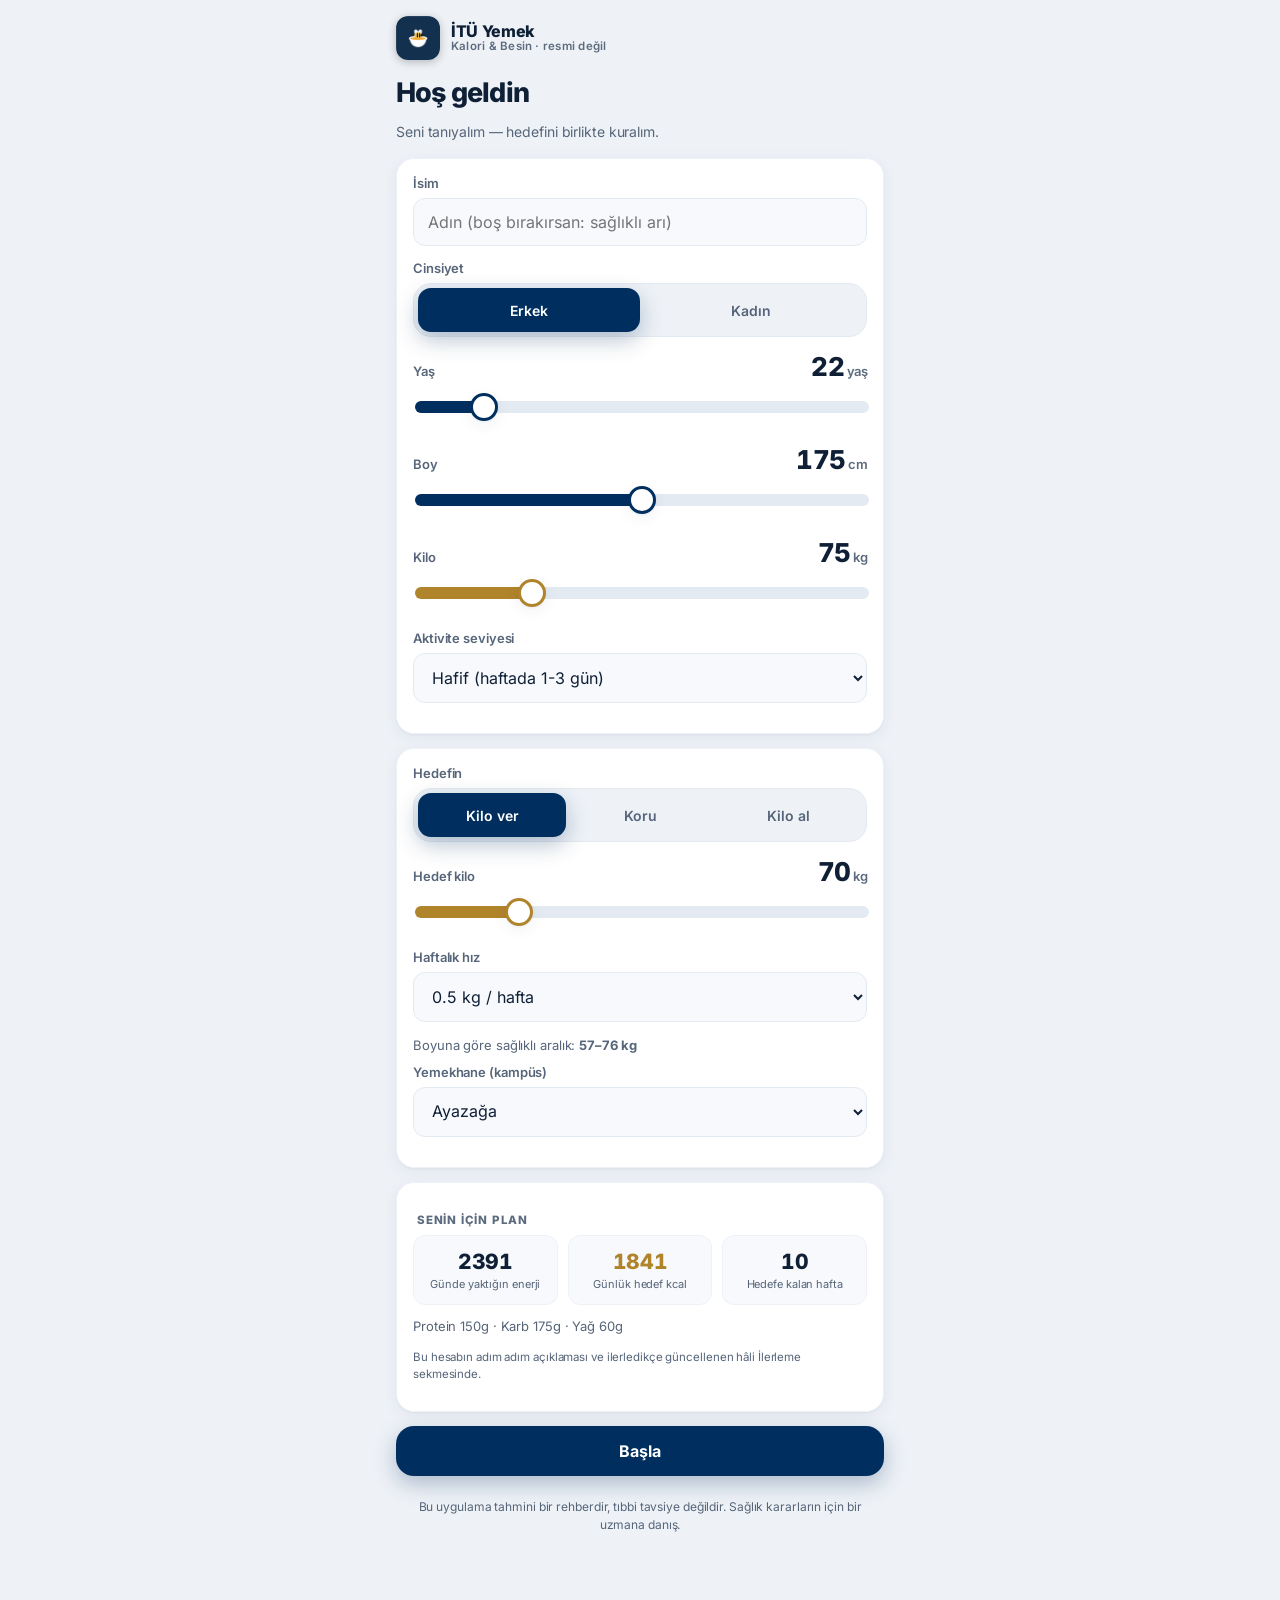
<file: index.html>
<!doctype html>
<html lang="tr">
  <head>
    <meta charset="UTF-8" />
    <link rel="icon" type="image/png" href="./icon-192.png" />
    <link rel="apple-touch-icon" href="./icon-192.png" />
    <link rel="manifest" href="./manifest.webmanifest" />
    <meta name="viewport" content="width=device-width, initial-scale=1.0, viewport-fit=cover" />
    <meta name="theme-color" content="#14304f" />
    <title>İTÜ Yemek & Kalori</title>
    <meta name="description" content="İTÜ yemekhane menüsü + kalori, makro, su ve ilerleme takibi. İTÜ'nün resmi uygulaması değildir." />
    <meta property="og:title" content="İTÜ Yemek & Kalori" />
    <meta property="og:description" content="Günün İTÜ menüsünü gör, yediğin kaloriyi ve besini takip et. (İTÜ'nün resmi uygulaması değildir.)" />
    <meta property="og:image" content="https://akinci22.github.io/ituyemek/og.png" />
    <meta property="og:type" content="website" />
    <meta name="twitter:card" content="summary_large_image" />
    <script type="module" crossorigin src="/assets/index-yWlycssH.js"></script>
    <link rel="stylesheet" crossorigin href="/assets/index-D4QsxBZS.css">
  </head>
  <body>
    <div id="root"></div>
  </body>
</html>
</file>
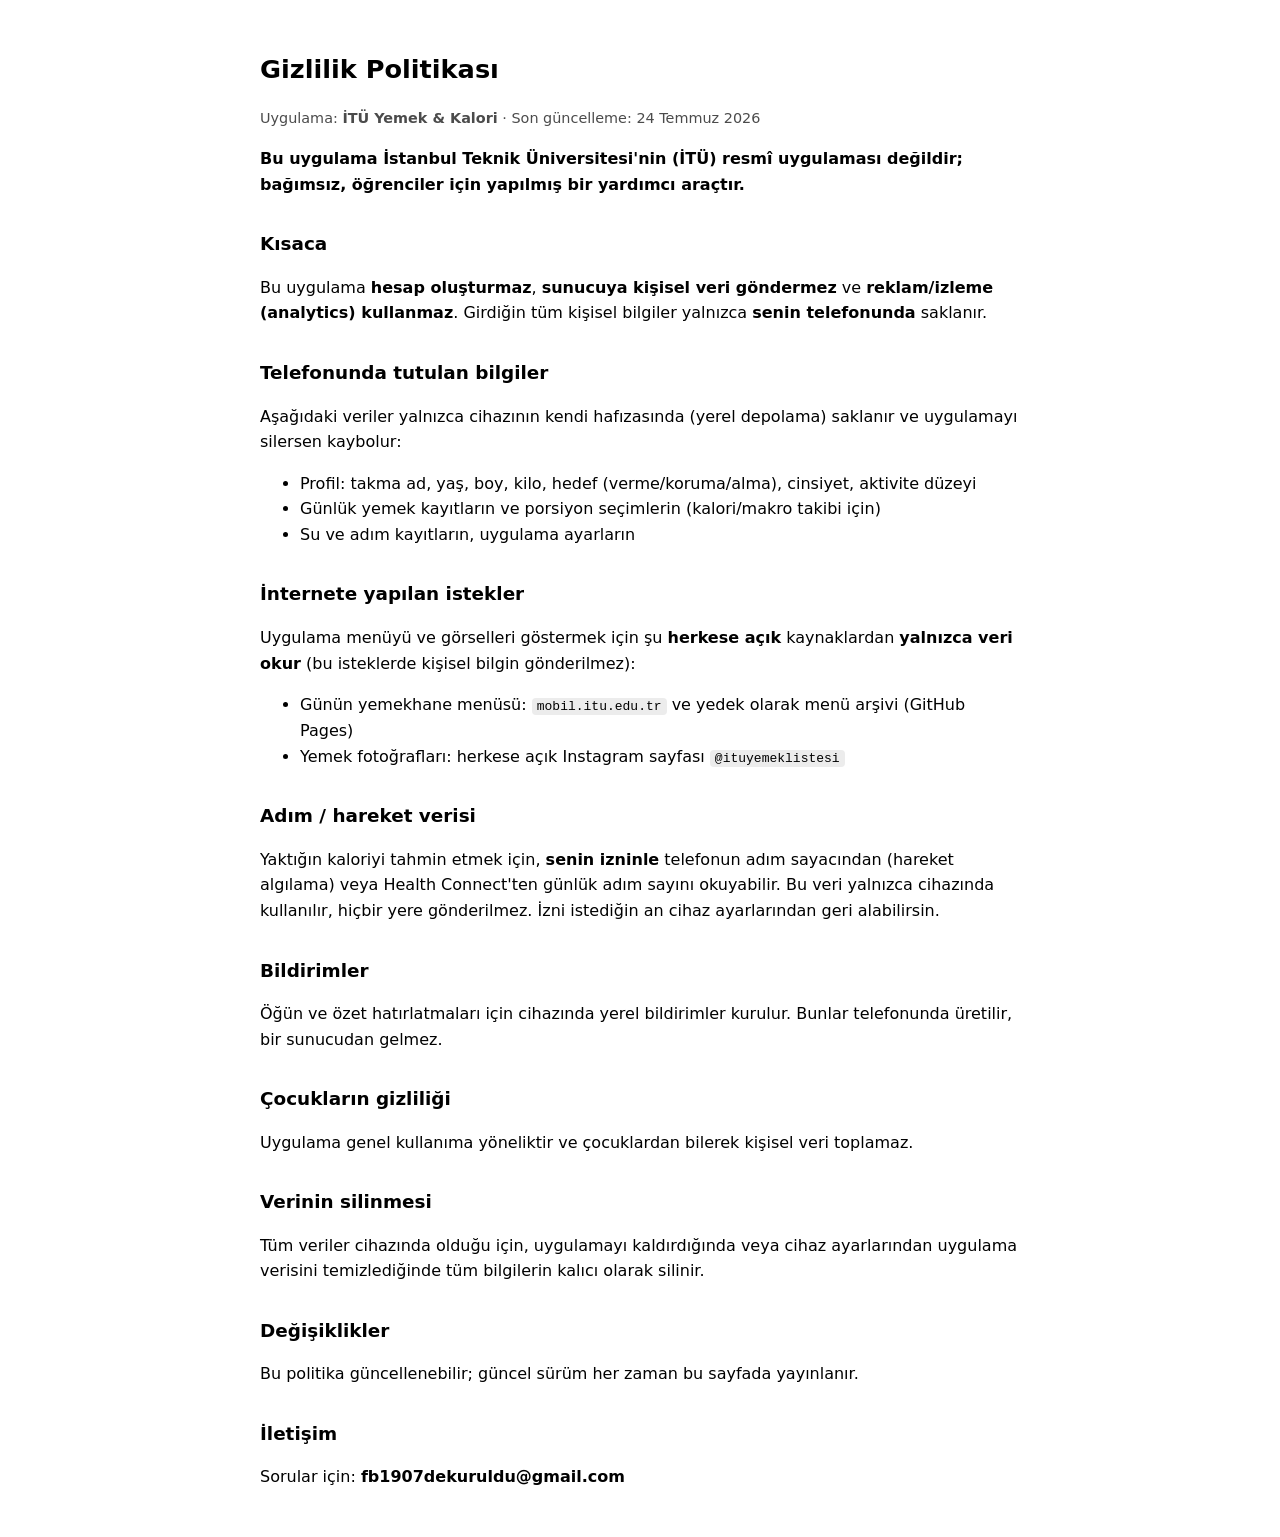
<file: privacy.html>
<!doctype html>
<html lang="tr">
<head>
<meta charset="utf-8" />
<meta name="viewport" content="width=device-width, initial-scale=1" />
<title>Gizlilik Politikası — İTÜ Yemek & Kalori</title>
<style>
  :root { color-scheme: light dark; }
  body { font-family: system-ui, -apple-system, Segoe UI, Roboto, sans-serif; line-height: 1.6;
    max-width: 760px; margin: 0 auto; padding: 32px 20px; }
  h1 { font-size: 1.6rem; }
  h2 { font-size: 1.15rem; margin-top: 2rem; }
  .muted { opacity: 0.7; font-size: 0.9rem; }
  code { background: rgba(127,127,127,0.15); padding: 1px 5px; border-radius: 4px; }
</style>
</head>
<body>
  <h1>Gizlilik Politikası</h1>
  <p class="muted">Uygulama: <strong>İTÜ Yemek &amp; Kalori</strong> · Son güncelleme: 24 Temmuz 2026</p>

  <p><strong>Bu uygulama İstanbul Teknik Üniversitesi'nin (İTÜ) resmî uygulaması değildir; bağımsız,
  öğrenciler için yapılmış bir yardımcı araçtır.</strong></p>

  <h2>Kısaca</h2>
  <p>Bu uygulama <strong>hesap oluşturmaz</strong>, <strong>sunucuya kişisel veri göndermez</strong> ve
  <strong>reklam/izleme (analytics) kullanmaz</strong>. Girdiğin tüm kişisel bilgiler yalnızca
  <strong>senin telefonunda</strong> saklanır.</p>

  <h2>Telefonunda tutulan bilgiler</h2>
  <p>Aşağıdaki veriler yalnızca cihazının kendi hafızasında (yerel depolama) saklanır ve uygulamayı
  silersen kaybolur:</p>
  <ul>
    <li>Profil: takma ad, yaş, boy, kilo, hedef (verme/koruma/alma), cinsiyet, aktivite düzeyi</li>
    <li>Günlük yemek kayıtların ve porsiyon seçimlerin (kalori/makro takibi için)</li>
    <li>Su ve adım kayıtların, uygulama ayarların</li>
  </ul>

  <h2>İnternete yapılan istekler</h2>
  <p>Uygulama menüyü ve görselleri göstermek için şu <strong>herkese açık</strong> kaynaklardan
  <strong>yalnızca veri okur</strong> (bu isteklerde kişisel bilgin gönderilmez):</p>
  <ul>
    <li>Günün yemekhane menüsü: <code>mobil.itu.edu.tr</code> ve yedek olarak menü arşivi (GitHub Pages)</li>
    <li>Yemek fotoğrafları: herkese açık Instagram sayfası <code>@ituyemeklistesi</code></li>
  </ul>

  <h2>Adım / hareket verisi</h2>
  <p>Yaktığın kaloriyi tahmin etmek için, <strong>senin izninle</strong> telefonun adım sayacından
  (hareket algılama) veya Health Connect'ten günlük adım sayını okuyabilir. Bu veri yalnızca cihazında
  kullanılır, hiçbir yere gönderilmez. İzni istediğin an cihaz ayarlarından geri alabilirsin.</p>

  <h2>Bildirimler</h2>
  <p>Öğün ve özet hatırlatmaları için cihazında yerel bildirimler kurulur. Bunlar telefonunda üretilir,
  bir sunucudan gelmez.</p>

  <h2>Çocukların gizliliği</h2>
  <p>Uygulama genel kullanıma yöneliktir ve çocuklardan bilerek kişisel veri toplamaz.</p>

  <h2>Verinin silinmesi</h2>
  <p>Tüm veriler cihazında olduğu için, uygulamayı kaldırdığında veya cihaz ayarlarından uygulama
  verisini temizlediğinde tüm bilgilerin kalıcı olarak silinir.</p>

  <h2>Değişiklikler</h2>
  <p>Bu politika güncellenebilir; güncel sürüm her zaman bu sayfada yayınlanır.</p>

  <h2>İletişim</h2>
  <p>Sorular için: <strong>fb1907dekuruldu@gmail.com</strong></p>
</body>
</html>
</file>
<file: assets/index-D4QsxBZS.css>
@font-face{font-family:Inter;font-style:normal;font-weight:300 800;font-display:swap;src:url(/fonts/inter-latin-ext.woff2)format("woff2");unicode-range:U+100-2AF,U+304,U+308,U+329,U+1E00-1E9F,U+1EF2-1EFF,U+2020,U+20A0-20AB,U+20AD-20C0,U+2113,U+2C60-2C7F,U+A720-A7FF}@font-face{font-family:Inter;font-style:normal;font-weight:300 800;font-display:swap;src:url(/fonts/inter-latin.woff2)format("woff2");unicode-range:U+??,U+131,U+152-153,U+2BB-2BC,U+2C6,U+2DA,U+2DC,U+304,U+308,U+329,U+2000-206F,U+2074,U+20AC,U+2122,U+2191,U+2193,U+2212,U+2215,U+FEFF,U+FFFD}:root{--navy:#002f5f;--navy-700:#003f7d;--navy-600:#0a5aa5;--navy-050:#e9f0f8;--navy-fg:var(--navy);--gold:#c79a3b;--gold-strong:#b0842b;--gold-050:#f7efd9;--bg:#eef2f7;--bg-2:#f7f9fc;--card:#fff;--line:#e4eaf1;--line-soft:#eef2f7;--ink:#0f2036;--ink-soft:#566579;--ink-faint:#5c6b7e;--protein:#1f9d63;--protein-050:#e2f3ea;--carb:#c79a3b;--carb-050:#f7efd9;--fat:#7b61c9;--fat-050:#ece6f8;--warn:#d98324;--warn-050:#fbeed7;--danger:#d64541;--ok:#1f9d63;--ok-050:#e2f3ea;--paper:var(--bg);--paper-2:var(--bg-2);--tomato:var(--gold);--green:var(--protein);--amber:var(--carb);--violet:var(--fat);--r-sm:12px;--r-md:18px;--r-lg:26px;--r-pill:999px;--shadow:0 4px 16px #002f5f0f, 0 1px 3px #002f5f0d;--shadow-lg:0 16px 44px #002f5f24;--shadow-navy:0 8px 22px #002f5f47;--space:16px;--text-xs:12px;--text-sm:13px;--text-base:15px;--text-lg:17px;--text-xl:21px;--text-2xl:27px;--danger-050:#fbe4e3;--dur-1:.14s;--dur-2:.24s;--dur-3:.4s;--ease:cubic-bezier(.22, 1, .36, 1);--ease-spring:cubic-bezier(.34, 1.56, .64, 1);--font:"Inter", -apple-system, BlinkMacSystemFont, "Segoe UI", Roboto, "Helvetica Neue", Arial, sans-serif}@media (prefers-color-scheme:dark){:root:not([data-theme=light]){--bg:#0b1420;--bg-2:#101c2b;--card:#15212f;--line:#24374a;--line-soft:#1b2937;--ink:#eef2f7;--ink-soft:#9fb0c2;--ink-faint:#8496a9;--navy-050:#0a5aa547;--navy-fg:#8fc0ee;--gold-050:#c79a3b42;--protein-050:#1f9d6342;--carb-050:#c79a3b42;--fat-050:#7b61c947;--warn-050:#d9832447;--ok-050:#1f9d6342;--danger-050:#d6454142;--shadow:0 4px 18px #00000073, 0 1px 3px #00000059;--shadow-lg:0 16px 44px #0000008c;--shadow-navy:0 8px 22px #00000080}}:root[data-theme=dark]{--bg:#0b1420;--bg-2:#101c2b;--card:#15212f;--line:#24374a;--line-soft:#1b2937;--ink:#eef2f7;--ink-soft:#9fb0c2;--ink-faint:#8496a9;--navy-050:#0a5aa547;--navy-fg:#8fc0ee;--gold-050:#c79a3b42;--protein-050:#1f9d6342;--carb-050:#c79a3b42;--fat-050:#7b61c947;--warn-050:#d9832447;--ok-050:#1f9d6342;--danger-050:#d6454142;--shadow:0 4px 18px #00000073, 0 1px 3px #00000059;--shadow-lg:0 16px 44px #0000008c;--shadow-navy:0 8px 22px #00000080}:root[data-theme=light]{--bg:#eef2f7;--bg-2:#f7f9fc;--card:#fff;--line:#e4eaf1;--line-soft:#eef2f7;--ink:#0f2036;--ink-soft:#566579;--ink-faint:#5c6b7e;--navy-050:#e9f0f8;--gold-050:#f7efd9;--protein-050:#e2f3ea;--carb-050:#f7efd9;--fat-050:#ece6f8;--warn-050:#fbeed7;--ok-050:#e2f3ea;--shadow:0 4px 16px #002f5f0f, 0 1px 3px #002f5f0d;--shadow-lg:0 16px 44px #002f5f24}@media (prefers-color-scheme:dark){:root:not([data-theme=light]) .pill.warn{color:#f0c789}:root:not([data-theme=light]) .pill.ok{color:#6fe3ab}:root:not([data-theme=light]) .pill.info{color:#8fc0ee}:root:not([data-theme=light]) .pill.gold{color:#f0c789}:root:not([data-theme=light]) .pill.danger{color:#f2a9a6}:root:not([data-theme=light]) .tabbar{background:#0b1420db}:root:not([data-theme=light]) .bubble-kcal,:root:not([data-theme=light]) .bubble-kcal .num{color:#6fe3ab}:root:not([data-theme=light]) .chip-kcal{color:#f0c789}}:root[data-theme=dark] .pill.warn{color:#f0c789}:root[data-theme=dark] .pill.ok{color:#6fe3ab}:root[data-theme=dark] .pill.info{color:#8fc0ee}:root[data-theme=dark] .pill.gold{color:#f0c789}:root[data-theme=dark] .pill.danger{color:#f2a9a6}:root[data-theme=dark] .tabbar{background:#0b1420db}:root[data-theme=dark] .bubble-kcal,:root[data-theme=dark] .bubble-kcal .num{color:#6fe3ab}:root[data-theme=dark] .chip-kcal{color:#f0c789}*{box-sizing:border-box}html,body,#root{height:100%}body{font-family:var(--font);background:var(--bg);color:var(--ink);-webkit-font-smoothing:antialiased;text-rendering:optimizelegibility;overscroll-behavior-y:none;letter-spacing:-.006em;margin:0}button{cursor:pointer;-webkit-tap-highlight-color:transparent;font-family:inherit}input,select{font-family:inherit}:focus-visible{outline:2px solid var(--navy-600);outline-offset:2px;border-radius:6px}.app{background:var(--bg);flex-direction:column;max-width:520px;min-height:100%;margin:0 auto;display:flex;position:relative}.app-main{flex-direction:column;flex:1;min-height:0;display:flex}.screen{padding:calc(env(safe-area-inset-top) + 14px) 16px 104px;animation:screenIn var(--dur-2) var(--ease) both;flex:1}@keyframes screenIn{0%{opacity:0;transform:translateY(4px)}to{opacity:1;transform:none}}.brandbar{align-items:center;gap:11px;margin:2px 0 16px;display:flex}.brand-monogram{background:linear-gradient(150deg, var(--navy) 0%, var(--navy-600) 100%);color:#fff;letter-spacing:.02em;width:40px;height:40px;box-shadow:var(--shadow-navy);border-radius:11px;flex:none;place-items:center;font-size:15px;font-weight:800;display:grid;position:relative;overflow:hidden}.brand-monogram:after{content:"";background:var(--gold);height:4px;position:absolute;bottom:0;left:0;right:0}.brand-text{line-height:1.1}.brand-text .b1{letter-spacing:-.02em;font-size:16px;font-weight:800}.brand-text .b2{color:var(--ink-faint);letter-spacing:.02em;font-size:11.5px;font-weight:600}.screen-title{letter-spacing:-.03em;color:var(--ink);margin:2px 0;font-size:27px;font-weight:800}.screen-sub{color:var(--ink-soft);margin-bottom:18px;font-size:14px}.tabbar{-webkit-backdrop-filter:blur(16px)saturate(1.2);border-top:1px solid var(--line);max-width:520px;padding:8px 10px calc(env(safe-area-inset-bottom) + 8px);z-index:20;background:#f7f9fcdb;grid-template-columns:repeat(3,1fr);margin:0 auto;display:grid;position:fixed;bottom:0;left:0;right:0}.tab{color:var(--ink-faint);border-radius:var(--r-sm);transition:color var(--dur-2) var(--ease);background:0 0;border:none;flex-direction:column;align-items:center;gap:3px;padding:7px 6px 5px;font-size:11px;font-weight:600;display:flex;position:relative}.tab .ic{transition:transform var(--dur-2) var(--ease-spring), filter var(--dur-2) var(--ease);filter:grayscale(.5)opacity(.75);font-size:21px;line-height:1}.tab.active{color:var(--navy-fg)}.tab.active .ic{filter:none;transform:translateY(-2px)scale(1.12)}.tab.active:before{content:"";background:var(--gold);width:26px;height:3px;animation:tabDot var(--dur-3) var(--ease-spring) both;border-radius:3px;position:absolute;top:0;left:50%;transform:translate(-50%)}@keyframes tabDot{0%{opacity:0;width:0}to{opacity:1;width:26px}}.tab:active .ic{transform:scale(.9)}.card{background:var(--card);border-radius:var(--r-md);box-shadow:var(--shadow);padding:var(--space);border:1px solid var(--line-soft);margin-bottom:14px}.card.flush{padding:0;overflow:hidden}.plan-card{border-left:3px solid var(--gold)}.plan-card p+p{margin-top:10px}.btn{border-radius:var(--r-md);letter-spacing:-.01em;background:var(--navy);color:#fff;width:100%;box-shadow:var(--shadow-navy);transition:transform var(--dur-1) var(--ease), box-shadow var(--dur-2) var(--ease), filter var(--dur-2) var(--ease);border:none;padding:15px 18px;font-size:16px;font-weight:700;position:relative;overflow:hidden}.btn:after{content:"";opacity:0;transition:opacity var(--dur-1) var(--ease);background:#fff;position:absolute;inset:0}.btn:active{transform:scale(.975)}.btn:active:after{opacity:.12}.btn.block{width:100%}.card.subtle{background:var(--bg-2);box-shadow:none;border-color:var(--line-soft)}.btn.ghost{background:var(--card);color:var(--navy-fg);border:1.5px solid var(--line);box-shadow:none}.btn.ghost:active:after{opacity:0}.btn.ghost:active{background:var(--navy-050)}.btn.sm{width:auto;box-shadow:none;padding:10px 15px;font-size:14px}.btn:disabled{opacity:.45;box-shadow:none}.segmented{background:var(--bg);border-radius:var(--r-md);border:1px solid var(--line);gap:0;padding:4px;display:flex;position:relative}.segmented .seg-indicator{background:var(--navy);box-shadow:var(--shadow-navy);transition:transform var(--dur-2) var(--ease-spring), width var(--dur-2) var(--ease);z-index:0;border-radius:13px;position:absolute;top:4px;bottom:4px;left:4px}.segmented button{min-height:44px;color:var(--ink-soft);z-index:1;transition:color var(--dur-2) var(--ease);background:0 0;border:none;border-radius:13px;flex:1;padding:13px 8px;font-size:14px;font-weight:600;position:relative}.segmented button.on{color:#fff}.field{margin-bottom:14px}.field label{color:var(--ink-soft);margin-bottom:7px;font-size:13px;font-weight:600;display:block}.field input,.field select{border-radius:var(--r-sm);border:1.5px solid var(--line);background:var(--bg-2);width:100%;color:var(--ink);transition:border-color var(--dur-2) var(--ease), box-shadow var(--dur-2) var(--ease), background var(--dur-2) var(--ease);padding:13px 14px;font-size:16px}.field input:focus,.field select:focus{border-color:var(--navy-600);background:var(--card);box-shadow:0 0 0 4px var(--navy-050);outline:none}.field-row{gap:12px;display:flex}.field-row .field{flex:1}.ring{flex:none;width:150px;height:150px;position:relative}.ring svg{display:block;transform:rotate(-90deg)}.ring .arc{transition:stroke-dashoffset var(--dur-3) var(--ease)}.ring .center{flex-direction:column;justify-content:center;align-items:center;display:flex;position:absolute;inset:0}.ring .big{letter-spacing:-.03em;color:var(--ink);font-size:31px;font-weight:800}.ring .small{color:var(--ink-soft);margin-top:1px;font-size:12px}.macros{flex-direction:column;flex:1;gap:12px;min-width:0;display:flex}.macro-row{flex-direction:column;display:flex}.macro-head{font-size:var(--text-xs);justify-content:space-between;margin-bottom:5px;display:flex}.macro-head .name{font-weight:700}.macro-head .val{color:var(--ink-soft);font-variant-numeric:tabular-nums}.bar{background:var(--bg);border-radius:5px;height:8px;overflow:hidden}.bar>span{transform-origin:0;width:100%;height:100%;transition:transform var(--dur-3) var(--ease);border-radius:5px;display:block}.bar.p>span{background:linear-gradient(90deg, #24b473, var(--protein))}.bar.c>span{background:linear-gradient(90deg, #e0b551, var(--carb))}.bar.f>span{background:linear-gradient(90deg, #9179d8, var(--fat))}.dish{border-bottom:1px solid var(--line-soft);transition:background var(--dur-2) var(--ease);align-items:center;gap:10px;padding:9px 12px;display:flex}.dish:last-child{border-bottom:none}.dish:active{background:var(--bg-2)}.dish .info{flex:1;min-width:0}.dish .name{-webkit-line-clamp:2;-webkit-box-orient:vertical;font-size:14px;font-weight:600;line-height:1.25;display:-webkit-box;overflow:hidden}.dish-photo{background:var(--bg-2);border:1px solid var(--line);cursor:pointer;width:40px;height:40px;color:inherit;font:inherit;-webkit-tap-highlight-color:transparent;transition:transform var(--dur-1) var(--ease);border-radius:10px;flex:none;place-items:center;padding:0;text-decoration:none;display:grid;position:relative;overflow:hidden}.dish-photo img{object-fit:cover;width:100%;height:100%;display:block}.dish-photo.empty{opacity:.45;font-size:16px}button.dish-photo:active{transform:scale(.94)}.dish-photo.main{border-color:var(--navy);border-radius:12px;width:54px;height:54px}.dish-photo.main img{object-position:var(--fx,50%) var(--fy,50%);transform:scale(var(--zoom,1.8));transform-origin:var(--fx,50%) var(--fy,50%)}.dish-photo-zoom{color:#fff;pointer-events:none;background:#0000008c;border-radius:5px;padding:2px 3px;font-size:9px;line-height:1;position:absolute;bottom:2px;right:2px}.photo-lightbox{z-index:120;-webkit-backdrop-filter:blur(3px);backdrop-filter:blur(3px);animation:lbFade .16s var(--ease);background:#000000d1;flex-direction:column;justify-content:center;align-items:center;gap:14px;padding:24px;display:flex;position:fixed;inset:0}@keyframes lbFade{0%{opacity:0}to{opacity:1}}.photo-lightbox-img{object-fit:contain;border-radius:16px;max-width:100%;max-height:60vh;box-shadow:0 16px 48px #00000080}.photo-lightbox-card{background:var(--bg-1);text-align:center;border-radius:16px;max-width:92%;padding:14px 18px}.photo-lightbox-name{font-size:16px;font-weight:800}.photo-lightbox-meta{color:var(--ink-soft);margin-top:5px;font-size:12.5px;line-height:1.45}.photo-lightbox-close{cursor:pointer;color:#fff;background:#ffffff29;border:none;border-radius:50%;place-items:center;width:42px;height:42px;font-size:20px;display:grid;position:absolute;top:16px;right:18px}.photo-lightbox-close:active{transform:scale(.92)}.photo-credit{color:var(--ink-faint);margin-top:6px;font-size:12px}.photo-credit b{color:var(--ink-soft)}.brand-logo{object-fit:cover;border-radius:12px;flex:none;width:44px;height:44px;box-shadow:0 2px 8px #00000040}.web-note{background:var(--navy-050);border:1px solid var(--line);color:var(--ink-soft);border-radius:12px;align-items:center;gap:10px;margin:0 0 8px;padding:9px 12px;font-size:12.5px;line-height:1.35;display:flex}.web-note b{color:var(--ink)}.web-note-x{color:var(--ink-faint);cursor:pointer;-webkit-tap-highlight-color:transparent;background:0 0;border:none;flex:none;padding:4px 6px;font-size:15px}.install-btn{background:var(--navy);color:#fff;cursor:pointer;-webkit-tap-highlight-color:transparent;border:none;border-radius:12px;width:100%;margin:0 0 8px;padding:11px;font-size:13.5px;font-weight:700}.install-btn:active{transform:scale(.98)}.pky-inline{color:var(--ink-faint);font-variant-numeric:tabular-nums;flex-direction:column;flex:none;align-items:flex-end;gap:1px;font-size:10px;line-height:1.25;display:flex}.dish .kcal{font-size:var(--text-xs);color:var(--ink-soft);font-variant-numeric:tabular-nums;margin-top:2px}.cat-tag{text-transform:uppercase;letter-spacing:.04em;border-radius:var(--r-pill);color:var(--navy-fg);background:var(--navy-050);padding:3px 7px;font-size:10px;font-weight:700}.section-label{text-transform:uppercase;letter-spacing:.07em;color:var(--ink-faint);margin:14px 4px 8px;font-size:11.5px;font-weight:800}.bubbles{gap:7px;display:flex}.bubble{border:2px solid var(--ink-faint);width:21px;height:21px;transition:transform var(--dur-1) var(--ease-spring), background var(--dur-2) var(--ease), border-color var(--dur-2) var(--ease);background:0 0;border-radius:50%;padding:0;position:relative}.bubble:after{content:"";width:44px;height:44px;position:absolute;top:50%;left:50%;transform:translate(-50%,-50%)}.bubble.filled{background:linear-gradient(145deg, #24b473, var(--protein));border-color:var(--protein);animation:bubbleWave var(--dur-3) var(--ease-spring);animation-delay:calc(var(--i,0) * 45ms);animation-fill-mode:backwards}.bubbles.over .bubble{border-color:var(--danger)}.bubbles.over .bubble.filled{background:linear-gradient(145deg, #e4655f, var(--danger));border-color:var(--danger)}.bubble.ghost{border-color:var(--protein);background:repeating-linear-gradient(45deg, var(--protein) 0 2.5px, #1f9d6329 2.5px 6px);animation:ghostIn var(--dur-2) var(--ease) backwards;border-style:solid}@keyframes ghostIn{0%{opacity:0;transform:scale(.6)}to{opacity:1;transform:scale(1)}}.bubble:active{transform:scale(1.25)}@keyframes bubbleWave{0%{transform:scale(.6)}45%{transform:scale(1.3)}70%{transform:scale(.92)}to{transform:scale(1)}}.bubble-kcal{color:#146c41;text-align:right;font-variant-numeric:tabular-nums;min-width:50px;font-size:11px;font-weight:700}.bubble-kcal.over{color:var(--danger)}.num{animation:numPop var(--dur-3) var(--ease-spring);font-variant-numeric:tabular-nums;display:inline-block}@keyframes numPop{0%{transform:scale(.8)}45%{transform:scale(1.35)}75%{transform:scale(.95)}to{transform:scale(1)}}.bubble-kcal .num{border-radius:var(--r-pill);background:var(--protein-050);color:#146c41;padding:4px 9px;font-size:13px;font-weight:800}.bubble-kcal.over .num{color:var(--danger);background:#fbe4e3}.bubble-kcal .muted-inline{color:var(--ink-faint);font-weight:500}.dish .trailing{flex-direction:column;align-items:flex-end;gap:5px;display:flex}@media (width<=360px){.bubbles{gap:5px}.bubble{width:18px;height:18px}.bubble-kcal{min-width:42px}}.date-nav{align-items:center;gap:10px;margin-top:2px;display:flex}.date-nav-center{text-align:center;flex:1}.date-nav-btn{border:1.5px solid var(--line);background:var(--card);width:44px;height:44px;color:var(--navy-fg);transition:transform var(--dur-1) var(--ease), opacity var(--dur-2) var(--ease);border-radius:50%;flex:none;font-size:18px;font-weight:700}.date-nav-btn:active{transform:scale(.9)}.date-nav-btn:disabled{opacity:.35}.toppills{flex-wrap:wrap;justify-content:center;gap:6px;margin:2px 0 12px;display:flex}.date-nav-btn.sm{width:34px;height:34px;font-size:15px}.meal-card{border-color:var(--gold)}.meal-card.revealing{border-color:var(--navy-fg)}.meal-datenav{align-items:center;gap:10px;margin-bottom:10px;display:flex}.meal-date{text-align:center;color:var(--ink-soft);letter-spacing:-.01em;flex:1;font-size:13px;font-weight:700}.meal-seg .segmented button{min-height:38px;padding:9px 8px;font-size:13px}.meal-total-row{justify-content:space-between;align-items:flex-end;gap:12px;margin-top:14px;margin-bottom:8px;display:flex}.meal-total{align-items:baseline;gap:7px;min-width:0;display:flex}.meal-total-num{letter-spacing:-.03em;font-variant-numeric:tabular-nums;font-size:38px;font-weight:800;line-height:1}.meal-total-unit{color:var(--ink-faint);font-size:13px;font-weight:600}.macros-compact{grid-template-columns:repeat(3,1fr);gap:10px;display:grid}.macro-mini{min-width:0}.macro-mini-head{justify-content:space-between;align-items:baseline;margin-bottom:4px;display:flex}.macro-mini .mm-label{color:var(--ink);font-size:11px;font-weight:800}.macro-mini .mm-val{color:var(--ink-soft);font-variant-numeric:tabular-nums;font-size:10.5px;font-weight:600}.macro-mini .mm-val.over{color:var(--danger)}.bar.over>span{background:linear-gradient(90deg, #e4655f, var(--danger))!important}.suggestion-line{opacity:.25;transition:opacity .9s var(--ease)}.suggestion-line.on{opacity:1;transition:opacity var(--dur-1) var(--ease)}.offtrack{color:#a8302c;border-radius:var(--r-md);animation:offtrackIn var(--dur-3) var(--ease-spring) both;background:#fbe4e3;border:1px solid #f2b8b5;align-items:center;gap:8px;margin-bottom:14px;padding:10px 14px;font-size:13px;font-weight:700;display:flex}@keyframes offtrackIn{0%{opacity:0;transform:translateY(-6px)scale(.97)}to{opacity:1;transform:none}}.profile-reminder{left:12px;right:12px;bottom:calc(env(safe-area-inset-bottom) + 74px);z-index:30;background:var(--card);border:1px solid var(--line);border-left:3px solid var(--gold);border-radius:var(--r-md);max-width:496px;box-shadow:var(--shadow-lg);animation:offtrackIn var(--dur-3) var(--ease-spring) both;flex-direction:column;gap:10px;margin:0 auto;padding:12px 14px;display:flex;position:fixed}.profile-reminder>span{color:var(--ink);font-size:13px;font-weight:600;line-height:1.45}.profile-reminder-actions{justify-content:flex-end;gap:8px;display:flex}.profile-reminder-actions .btn.sm{width:auto}.pill{border-radius:var(--r-pill);align-items:center;gap:6px;padding:6px 12px;font-size:12.5px;font-weight:600;display:inline-flex}.pill.warn{background:var(--warn-050);color:#935312}.pill.ok{background:var(--ok-050);color:#146c41}.pill.info{background:var(--navy-050);color:var(--navy)}.pill.gold{background:var(--gold-050);color:#935312}.pill.danger{color:#a8302c;background:#fbe4e3}.row-between{justify-content:space-between;align-items:center;gap:12px;display:flex}.muted{color:var(--ink-soft);font-size:var(--text-sm);line-height:1.5}.card p{line-height:1.5}.stat-grid{grid-template-columns:repeat(3,1fr);gap:10px;display:grid}.stat{background:var(--bg-2);border:1px solid var(--line-soft);border-radius:var(--r-sm);text-align:center;padding:13px 10px}.stat .v{font-size:var(--text-xl);letter-spacing:-.02em;font-variant-numeric:tabular-nums;font-weight:800}.stat .l{color:var(--ink-soft);margin-top:3px;font-size:11px}.hero-num{font-variant-numeric:tabular-nums}.list-empty{text-align:center;color:var(--ink-faint);padding:22px;font-size:14px;line-height:1.5}.link-btn{color:var(--danger);background:0 0;border:none;padding:6px 4px;font-size:14px;font-weight:700}.disclaimer{font-size:var(--text-xs);color:var(--ink-soft);text-align:center;padding:10px 16px 0;line-height:1.5}.toggle{border-radius:var(--r-pill);background:var(--line);width:48px;height:28px;transition:background var(--dur-2) var(--ease);border:none;flex:none;position:relative}.toggle.on{background:var(--protein)}.toggle:after{content:"";width:22px;height:22px;transition:transform var(--dur-2) var(--ease-spring);background:#fff;border-radius:50%;position:absolute;top:3px;left:3px;box-shadow:0 1px 3px #00000040}.toggle.on:after{transform:translate(20px)}.loading-inline{align-items:center;gap:4px;display:inline-flex}.loading-inline i{background:var(--navy-600);border-radius:50%;width:6px;height:6px;animation:1s ease-in-out infinite bounce}.loading-inline i:nth-child(2){animation-delay:.15s}.loading-inline i:nth-child(3){animation-delay:.3s}@keyframes bounce{0%,80%,to{opacity:.4;transform:scale(.5)}40%{opacity:1;transform:scale(1)}}.time-input{border-radius:var(--r-sm);border:1.5px solid var(--line);background:var(--bg-2);color:var(--ink);min-height:44px;padding:13px 14px;font-size:16px}.time-input:focus{border-color:var(--navy-600);background:var(--card);box-shadow:0 0 0 4px var(--navy-050)}.pill.sm{padding:2px 8px;font-size:12px}.streak-card{background:linear-gradient(135deg, var(--navy) 0%, var(--navy-700) 100%);border:none}.streak-card .streak-num{color:#fff;font-variant-numeric:tabular-nums;font-size:26px;font-weight:800}.streak-card .muted{color:#ffffffb8}.streak-card .hero-num{color:var(--gold)}:root{--water:#34b3f1;--water-deep:#1e8fd6;--water-glass:#34b3f11a}.water-bottles{cursor:pointer;-webkit-tap-highlight-color:transparent;touch-action:pan-y;background:0 0;border:none;flex-wrap:wrap;justify-content:center;gap:10px;width:100%;margin-top:14px;padding:6px 0;display:flex}.water-bottles:active{transform:scale(.99)}.water-bottles.reached .wb.full{box-shadow:inset 0 0 0 2.5px var(--water), 0 0 12px #34b3f166}.wb{background:var(--water-glass);width:34px;height:74px;box-shadow:inset 0 0 0 2.5px var(--line);border-radius:9px 9px 11px 11px/16px 16px 12px 12px;flex:none;position:relative;overflow:hidden}.wb-fill{background:linear-gradient(180deg, var(--water), var(--water-deep));transition:height var(--dur-3) var(--ease-spring);position:absolute;bottom:0;left:0;right:0}.wb-cap{background:var(--line);z-index:2;border-radius:3px;width:16px;height:5px;position:absolute;top:4px;left:50%;transform:translate(-50%)}.wb.full .wb-cap{background:var(--water)}.wb.filling{animation:wbPulse 1.8s var(--ease) infinite}@keyframes wbPulse{0%,to{box-shadow:inset 0 0 0 2.5px var(--water)}50%{box-shadow:inset 0 0 0 2.5px var(--water), 0 0 10px #34b3f180}}.water-hint{text-align:center;margin-top:12px;line-height:1.55}.chip-row{-webkit-overflow-scrolling:touch;gap:8px;padding:2px 2px 8px;display:flex;overflow-x:auto}.chip-row::-webkit-scrollbar{display:none}.chip{background:var(--card);border:1.5px solid var(--line);border-radius:var(--r-pill);color:var(--ink);transition:transform var(--dur-1) var(--ease), background var(--dur-2) var(--ease);flex:none;align-items:center;gap:6px;padding:8px 13px;font-size:13px;font-weight:600;display:inline-flex}.chip:active{background:var(--bg-2);transform:scale(.95)}.chip-kcal{color:#935312;font-variant-numeric:tabular-nums;font-weight:700}.trend-chart{display:block;overflow:visible}.trend-line{stroke-dasharray:1;stroke-dashoffset:1px;animation:drawLine .9s var(--ease) forwards}@keyframes drawLine{to{stroke-dashoffset:0}}.day-strip{position:relative}.day-strip-row{align-items:center;gap:14px;display:flex}.day-strip .ring{flex:none}.day-strip-main{flex:1;min-width:0}.day-kcal{align-items:baseline;gap:6px;margin-bottom:8px;display:flex}.day-kcal .num{letter-spacing:-.03em;font-variant-numeric:tabular-nums;font-size:34px;font-weight:800;line-height:1}.day-kcal-unit{color:var(--ink-faint);font-size:12px;font-weight:600}.day-strip .macros{gap:7px}.day-strip .macro-head{margin-bottom:3px;font-size:10.5px}.day-strip .bar{height:6px}.card.holdable{padding-top:30px;position:relative}.reveal-notch{z-index:4;border-radius:var(--r-pill);background:var(--bg-2);border:1px solid var(--line);box-shadow:none;-webkit-tap-highlight-color:transparent;transition:transform var(--dur-1) var(--ease-spring), background var(--dur-2) var(--ease), border-color var(--dur-2) var(--ease);align-items:center;gap:3px;padding:7px 9px;display:inline-flex;position:absolute;top:8px;right:8px}.reveal-notch-dot{background:var(--ink-faint);width:4px;height:4px;transition:background var(--dur-2) var(--ease), transform var(--dur-2) var(--ease);border-radius:50%}.reveal-notch:after{content:"";border-radius:inherit;border:1.5px solid var(--navy-fg);opacity:0;animation:notchPulse 2.6s var(--ease) infinite;position:absolute;inset:-3px}@keyframes notchPulse{0%{opacity:.35;transform:scale(.9)}60%,to{opacity:0;transform:scale(1.15)}}.reveal-notch:active{transform:scale(.9)}.reveal-notch.on{background:var(--navy-050);border-color:var(--navy-fg)}.reveal-notch.on .reveal-notch-dot{background:var(--navy-fg)}.reveal-notch.on:after{animation:none}.reveal-notch.over.on{background:var(--danger-050);border-color:var(--danger)}.reveal-notch.over.on .reveal-notch-dot{background:var(--danger)}.hold-hint{color:var(--ink-faint);opacity:.3;pointer-events:none;font-size:16px;line-height:1;position:absolute;top:8px;right:10px}.reveal{opacity:0;max-height:0;transition:max-height .21s var(--ease), opacity .17s var(--ease), margin-top .21s var(--ease);font-size:var(--text-sm);color:var(--ink-soft);line-height:1.55;overflow:hidden}.reveal.on{opacity:1;max-height:420px;margin-top:12px}.slider-field{margin-bottom:18px}.slider-head{justify-content:space-between;align-items:baseline;margin-bottom:8px;display:flex}.slider-label{color:var(--ink-soft);font-size:13px;font-weight:600}.slider-value{letter-spacing:-.02em;color:var(--ink);font-variant-numeric:tabular-nums;font-size:26px;font-weight:800}.slider-suffix{color:var(--ink-faint);font-size:13px;font-weight:600}.slider-input{appearance:none;cursor:pointer;touch-action:pan-y;background:0 0;width:100%;height:30px}.slider-input::-webkit-slider-runnable-track{border-radius:var(--r-pill);background:linear-gradient(90deg, var(--accent) var(--pct,50%), var(--line) var(--pct,50%));height:12px}.slider-input::-moz-range-track{border-radius:var(--r-pill);background:var(--line);height:12px}.slider-input::-moz-range-progress{border-radius:var(--r-pill);background:var(--accent);height:12px}.slider-input::-webkit-slider-thumb{appearance:none;border:3px solid var(--accent);width:28px;height:28px;box-shadow:var(--shadow);transition:transform var(--dur-1) var(--ease-spring);background:#fff;border-radius:50%;margin-top:-8px}.slider-input::-moz-range-thumb{border:3px solid var(--accent);width:28px;height:28px;box-shadow:var(--shadow);background:#fff;border-radius:50%}.slider-input:active::-webkit-slider-thumb{transform:scale(1.18)}.bar-chart{align-items:flex-end;gap:6px;padding-top:16px;display:flex}.bar-col{flex-direction:column;flex:1;justify-content:flex-end;align-items:center;min-width:0;height:100%;display:flex}.bar-val{color:var(--ink-soft);font-variant-numeric:tabular-nums;white-space:nowrap;margin-bottom:3px;font-size:9.5px;font-weight:700}.bar-fill{transform-origin:bottom;width:100%;max-width:34px;min-height:2px;animation:barGrow var(--dur-3) var(--ease) both;border-radius:6px 6px 3px 3px}.bar-fill.now{box-shadow:0 0 0 2px var(--card), 0 0 0 3.5px currentColor}.bar-x{color:var(--ink-faint);white-space:nowrap;margin-top:5px;font-size:9.5px}@keyframes barGrow{0%{transform:scaleY(0)}to{transform:scaleY(1)}}.topfood{margin-bottom:12px}.topfood:last-child{margin-bottom:0}.topfood-head{justify-content:space-between;gap:10px;margin-bottom:5px;display:flex}.topfood-name{color:var(--ink);text-overflow:ellipsis;white-space:nowrap;font-size:13px;font-weight:700;overflow:hidden}.topfood-meta{color:var(--ink-soft);white-space:nowrap;font-variant-numeric:tabular-nums;font-size:11.5px}.meal-mini{font-size:var(--text-sm);color:var(--ink-soft);font-variant-numeric:tabular-nums}.meal-mini .num{color:var(--ink);font-weight:800}.ig-chip-mini{border-radius:var(--r-pill);background:var(--bg-2);border:1px solid var(--line);color:var(--ink-soft);-webkit-tap-highlight-color:transparent;transition:transform var(--dur-1) var(--ease);flex:none;align-items:center;gap:6px;padding:4px 10px 4px 4px;font-size:11.5px;font-weight:600;text-decoration:none;display:inline-flex}.ig-chip-mini img{object-fit:cover;border-radius:50%;width:26px;height:26px;display:block}.ig-chip-mini .ig-glyph{background:var(--line-soft);border-radius:50%;place-items:center;width:26px;height:26px;font-size:14px;display:grid}.ig-chip-mini .loading-inline{padding:0 6px}.ig-chip-mini:active{transform:scale(.96)}.dish .portion{color:var(--ink-faint);margin-top:2px;font-size:11.5px;font-style:italic}.dish .pky{color:var(--ink-faint);font-variant-numeric:tabular-nums;flex-direction:column;gap:1px;margin-top:4px;font-size:10.5px;line-height:1.25;display:flex}@media (prefers-reduced-motion:reduce){*,:before,:after{scroll-behavior:auto!important;transition-duration:.001ms!important;animation-duration:.001ms!important;animation-iteration-count:1!important;animation-delay:0s!important}.wb.filling,.loading-inline i,.mealphoto-skel,.reveal-notch:after{animation:none!important}}.field-error{color:var(--danger);margin-top:4px;font-size:12px;font-weight:600;display:block}.tutorial-overlay{z-index:100;-webkit-backdrop-filter:blur(4px);backdrop-filter:blur(4px);animation:tut-fade .22s var(--ease,ease) both;background:#0812229e;place-items:center;padding:22px;display:grid;position:fixed;inset:0}.tutorial-card{background:var(--card);border:1px solid var(--line);border-radius:var(--r-lg);width:100%;max-width:360px;box-shadow:var(--shadow-lg);text-align:center;padding:30px 24px 22px;animation:.26s cubic-bezier(.16,1,.3,1) both tut-pop;position:relative}.tutorial-step-count{color:var(--ink-faint);font-variant-numeric:tabular-nums;letter-spacing:.03em;font-size:12px;font-weight:700;position:absolute;top:16px;right:18px}.tutorial-icon{background:var(--navy-050);border-radius:50%;place-items:center;width:76px;height:76px;margin:4px auto 0;font-size:40px;line-height:1;display:grid}.tutorial-title{letter-spacing:-.01em;color:var(--ink);text-wrap:balance;margin:16px 0 8px;font-size:21px;font-weight:800}.tutorial-body{max-width:30ch;color:var(--ink-soft);margin:0 auto;font-size:15px;line-height:1.55}.tutorial-tip{border-radius:var(--r-pill);background:var(--gold-050);color:var(--gold-strong);margin-top:14px;padding:7px 14px;font-size:13px;font-weight:700;display:inline-block}.tutorial-dots{justify-content:center;gap:7px;margin-top:20px;display:flex}.tutorial-dots .dot{background:var(--navy-050);border-radius:50%;width:8px;height:8px;transition:transform .2s,background .2s}.tutorial-dots .dot.active{background:var(--navy,#0a5aa5);transform:scale(1.35)}@keyframes tut-fade{0%{opacity:0}to{opacity:1}}@keyframes tut-pop{0%{opacity:0;transform:translateY(12px)scale(.97)}to{opacity:1;transform:none}}.tut-visual{margin:14px auto 4px}.tut-caption{color:var(--ink-faint);margin-top:8px;font-size:11.5px}.tut-dish{background:var(--bg-2);border:1px solid var(--line);border-radius:var(--r-md);justify-content:space-between;align-items:center;gap:12px;padding:12px 14px;display:flex}.tut-dish-info{flex-direction:column;align-items:flex-start;gap:2px;display:flex}.tut-dish-name{color:var(--ink);font-size:14px;font-weight:700}.tut-dish-kcal{color:var(--ink-faint);font-size:11.5px;font-style:italic}.tut-bubbles{gap:8px;display:flex}.tut-bubble{border:2px solid var(--ink-faint);border-radius:50%;width:20px;height:20px}.tut-bubble.on{background:linear-gradient(145deg, #24b473, var(--protein));border-color:var(--protein)}.tut-card{background:var(--bg-2);border:1px solid var(--line);border-radius:var(--r-md);text-align:left;padding:16px 14px 14px;position:relative}.tut-notch{border-radius:var(--r-pill);background:var(--navy-050);border:1px solid var(--navy-fg);gap:3px;padding:6px 8px;display:inline-flex;position:absolute;top:8px;right:8px}.tut-notch i{background:var(--navy-fg);border-radius:50%;width:4px;height:4px}.tut-card-line{background:var(--line);border-radius:5px;width:70%;height:8px;margin-bottom:8px;display:block}.tut-card-line.big{width:45%;height:12px}.tut-reveal{color:var(--navy-fg);background:var(--navy-050);border-radius:8px;padding:6px 10px;font-size:12px;font-weight:700;display:inline-block}.tut-ring-row,.tut-water-row{flex-wrap:wrap;justify-content:center;align-items:center;gap:8px;display:flex}.tut-arrow{color:var(--ink-faint);font-weight:700}.tut-wb{background:var(--water-glass);width:22px;height:46px;box-shadow:inset 0 0 0 2px var(--line);border-radius:6px 6px 8px 8px;position:relative;overflow:hidden}.tut-wb>span{background:linear-gradient(180deg, var(--water), var(--water-deep));position:absolute;bottom:0;left:0;right:0}.tut-wb.full{box-shadow:inset 0 0 0 2px var(--water)}
</file>
